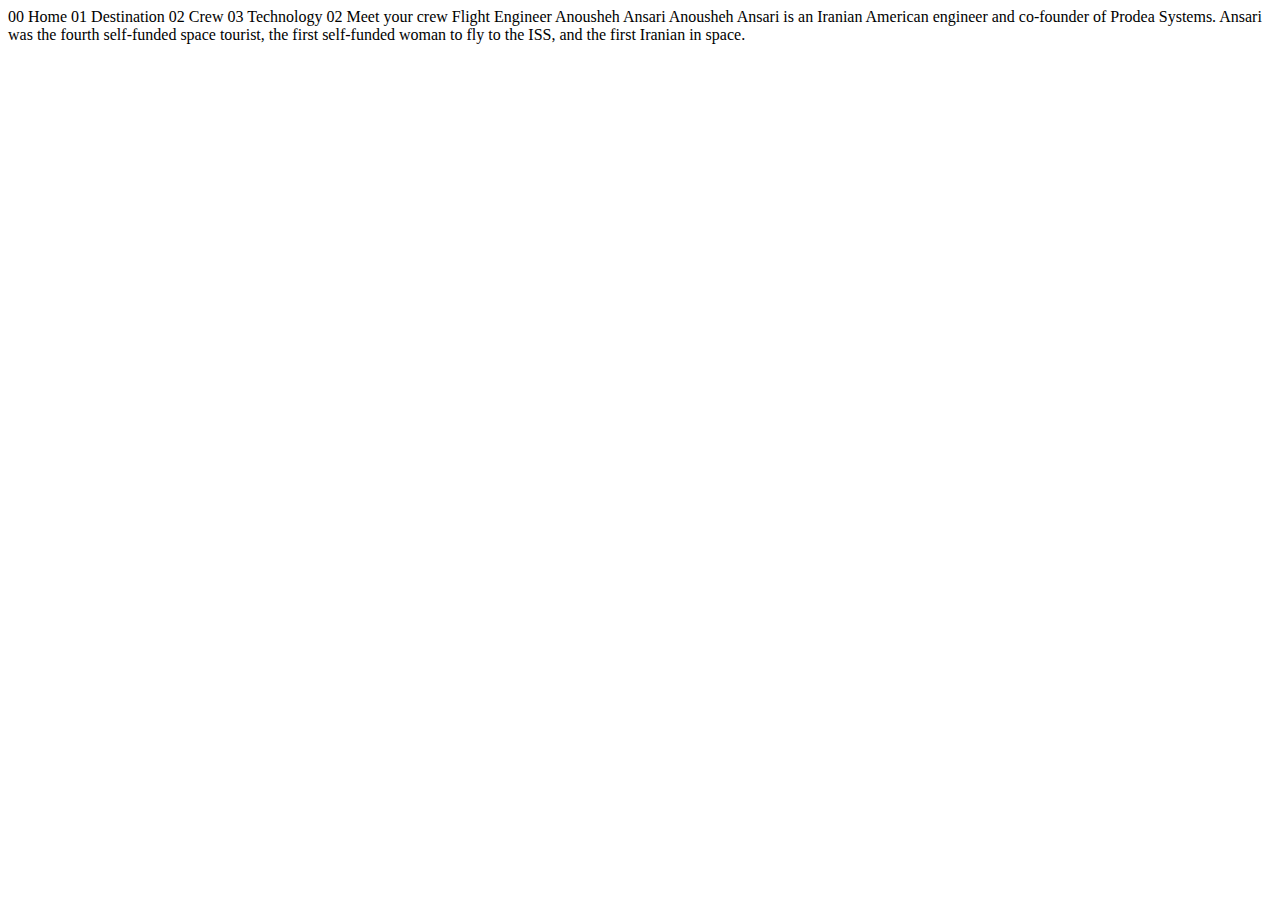
<file: starter-code/crew-engineer.html>
<!DOCTYPE html>
<html lang="en">
<head>
  <meta charset="UTF-8">
  <meta name="viewport" content="width=device-width, initial-scale=1.0">

  <link rel="icon" type="image/png" sizes="32x32" href="./assets/favicon-32x32.png">
  
  <title>Frontend Mentor | Space tourism website</title>
</head>
<body>

  00 Home
  01 Destination
  02 Crew
  03 Technology

  02 Meet your crew

  Flight Engineer
  Anousheh Ansari

  Anousheh Ansari is an Iranian American engineer and co-founder of Prodea Systems. 
  Ansari was the fourth self-funded space tourist, the first self-funded woman to 
  fly to the ISS, and the first Iranian in space. 
</body>
</html>
</file>
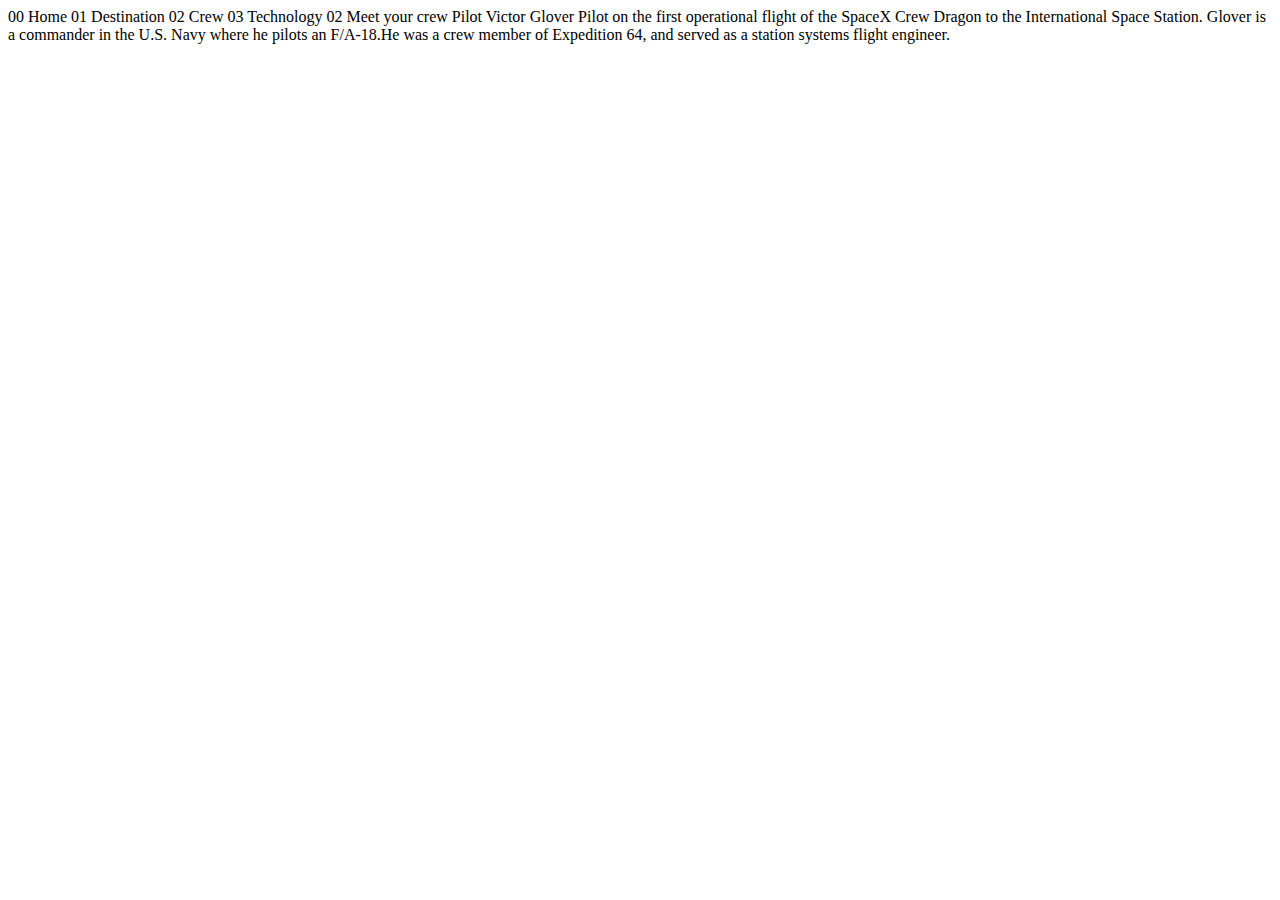
<file: starter-code/crew-pilot.html>
<!DOCTYPE html>
<html lang="en">
<head>
  <meta charset="UTF-8">
  <meta name="viewport" content="width=device-width, initial-scale=1.0">

  <link rel="icon" type="image/png" sizes="32x32" href="./assets/favicon-32x32.png">
  
  <title>Frontend Mentor | Space tourism website</title>
</head>
<body>

  00 Home
  01 Destination
  02 Crew
  03 Technology

  02 Meet your crew

  Pilot
  Victor Glover

  Pilot on the first operational flight of the SpaceX Crew Dragon to the 
  International Space Station. Glover is a commander in the U.S. Navy where 
  he pilots an F/A-18.He was a crew member of Expedition 64, and served as a 
  station systems flight engineer. 
</body>
</html>
</file>
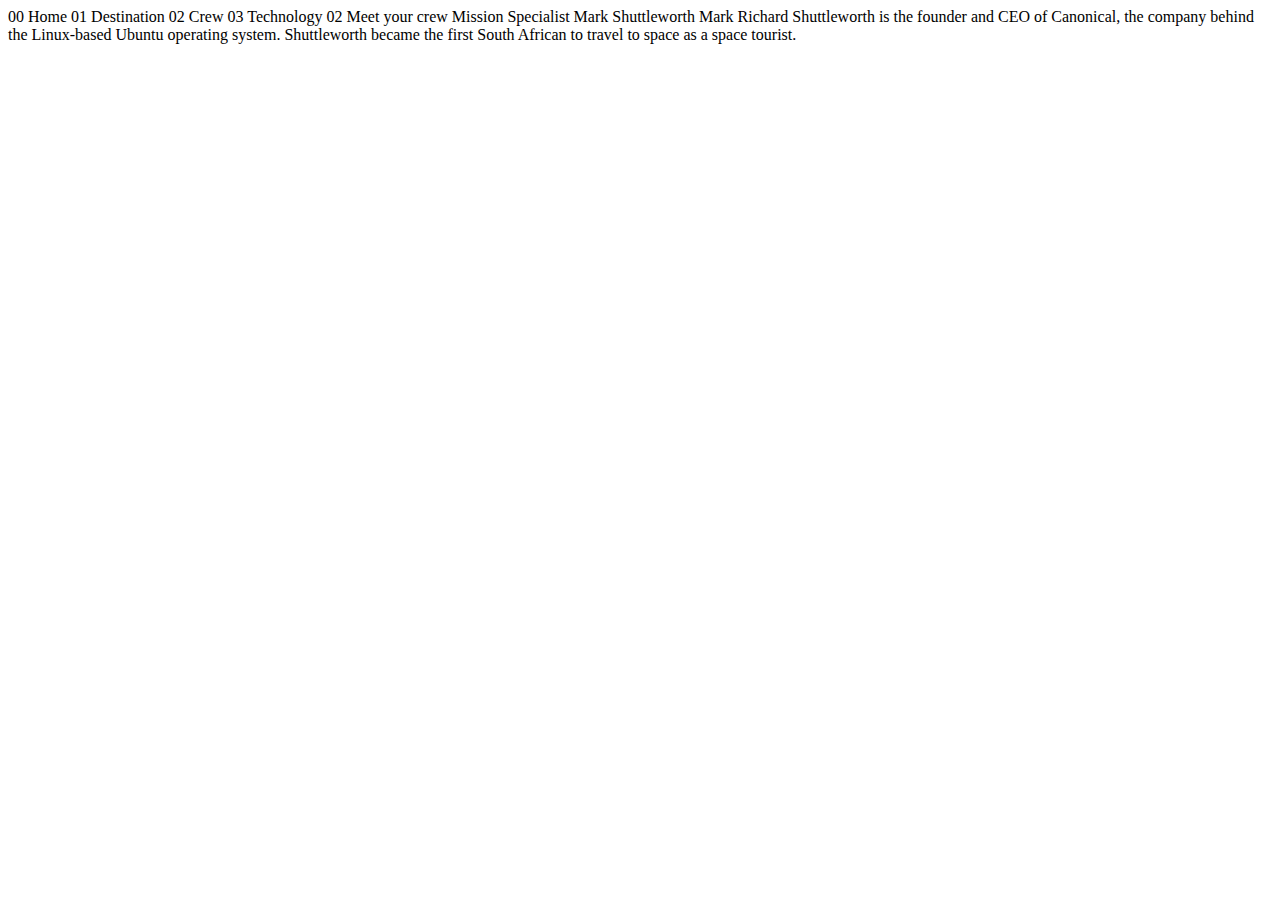
<file: starter-code/crew-specialist.html>
<!DOCTYPE html>
<html lang="en">
<head>
  <meta charset="UTF-8">
  <meta name="viewport" content="width=device-width, initial-scale=1.0">

  <link rel="icon" type="image/png" sizes="32x32" href="./assets/favicon-32x32.png">
  
  <title>Frontend Mentor | Space tourism website</title>
</head>
<body>

  00 Home
  01 Destination
  02 Crew
  03 Technology

  02 Meet your crew

  Mission Specialist
  Mark Shuttleworth

  Mark Richard Shuttleworth is the founder and CEO of Canonical, the company behind 
  the Linux-based Ubuntu operating system. Shuttleworth became the first South 
  African to travel to space as a space tourist.
</body>
</html>
</file>
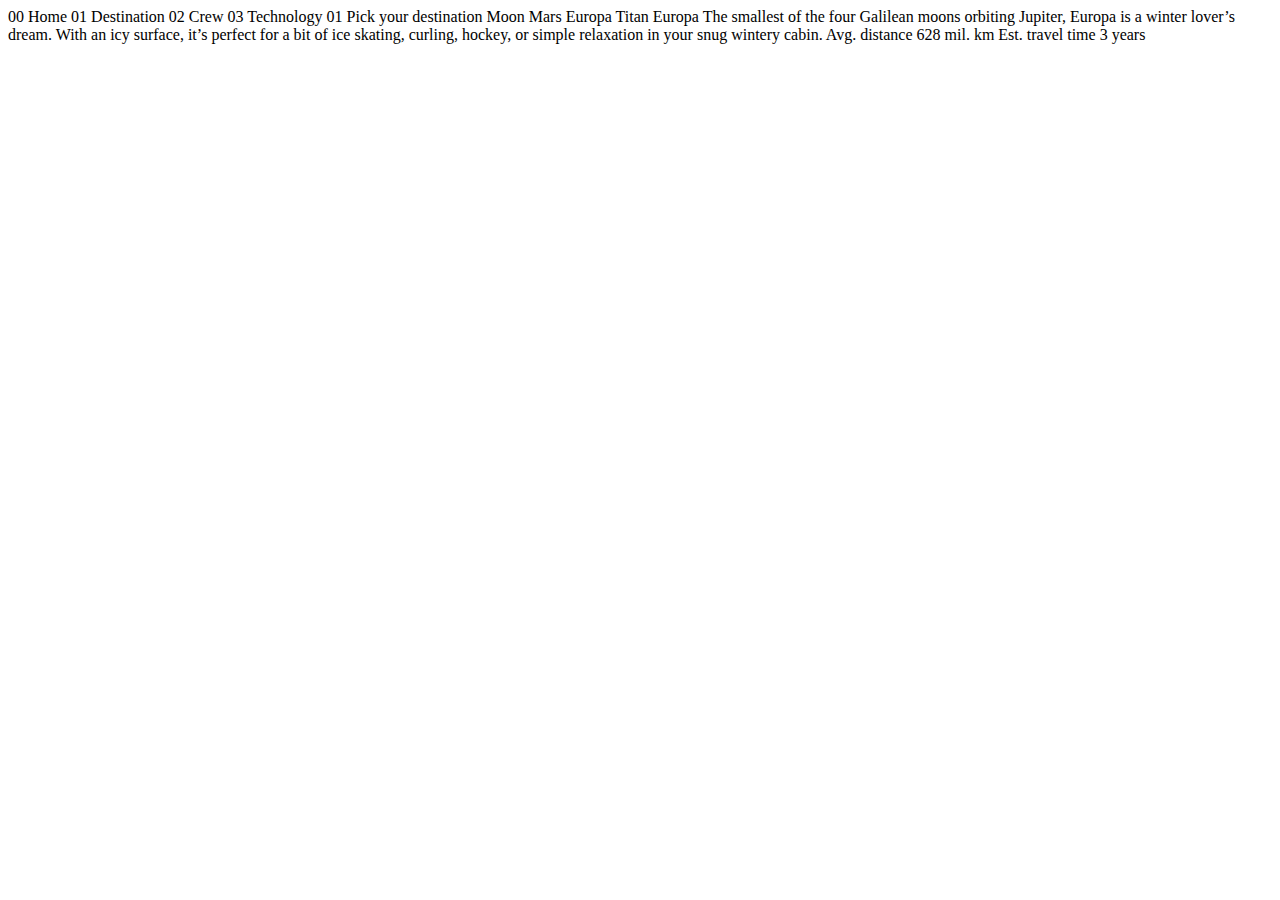
<file: starter-code/destination-europa.html>
<!DOCTYPE html>
<html lang="en">
<head>
  <meta charset="UTF-8">
  <meta name="viewport" content="width=device-width, initial-scale=1.0">

  <link rel="icon" type="image/png" sizes="32x32" href="./assets/favicon-32x32.png">
  
  <title>Frontend Mentor | Space tourism website</title>
</head>
<body>

  00 Home
  01 Destination
  02 Crew
  03 Technology

  01 Pick your destination

  Moon
  Mars
  Europa
  Titan

  Europa

  The smallest of the four Galilean moons orbiting Jupiter, Europa is a 
  winter lover’s dream. With an icy surface, it’s perfect for a bit of 
  ice skating, curling, hockey, or simple relaxation in your snug 
  wintery cabin.

  Avg. distance
  628 mil. km

  Est. travel time
  3 years
</body>
</html>
</file>
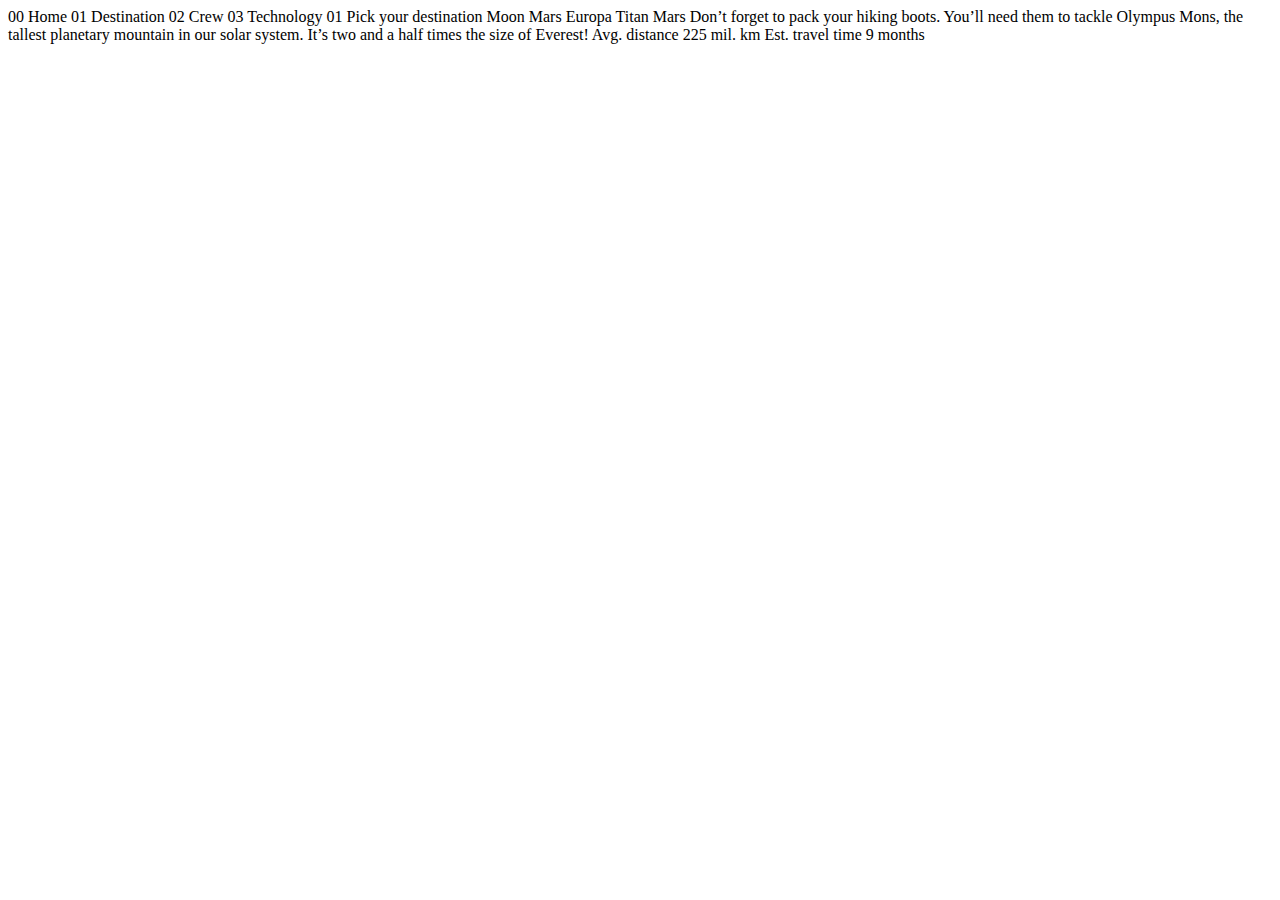
<file: starter-code/destination-mars.html>
<!DOCTYPE html>
<html lang="en">
<head>
  <meta charset="UTF-8">
  <meta name="viewport" content="width=device-width, initial-scale=1.0">

  <link rel="icon" type="image/png" sizes="32x32" href="./assets/favicon-32x32.png">
  
  <title>Frontend Mentor | Space tourism website</title>
</head>
<body>

  00 Home
  01 Destination
  02 Crew
  03 Technology

  01 Pick your destination

  Moon
  Mars
  Europa
  Titan

  Mars

  Don’t forget to pack your hiking boots. You’ll need them to tackle Olympus Mons, 
  the tallest planetary mountain in our solar system. It’s two and a half times 
  the size of Everest!

  Avg. distance
  225 mil. km

  Est. travel time
  9 months
</body>
</html>
</file>
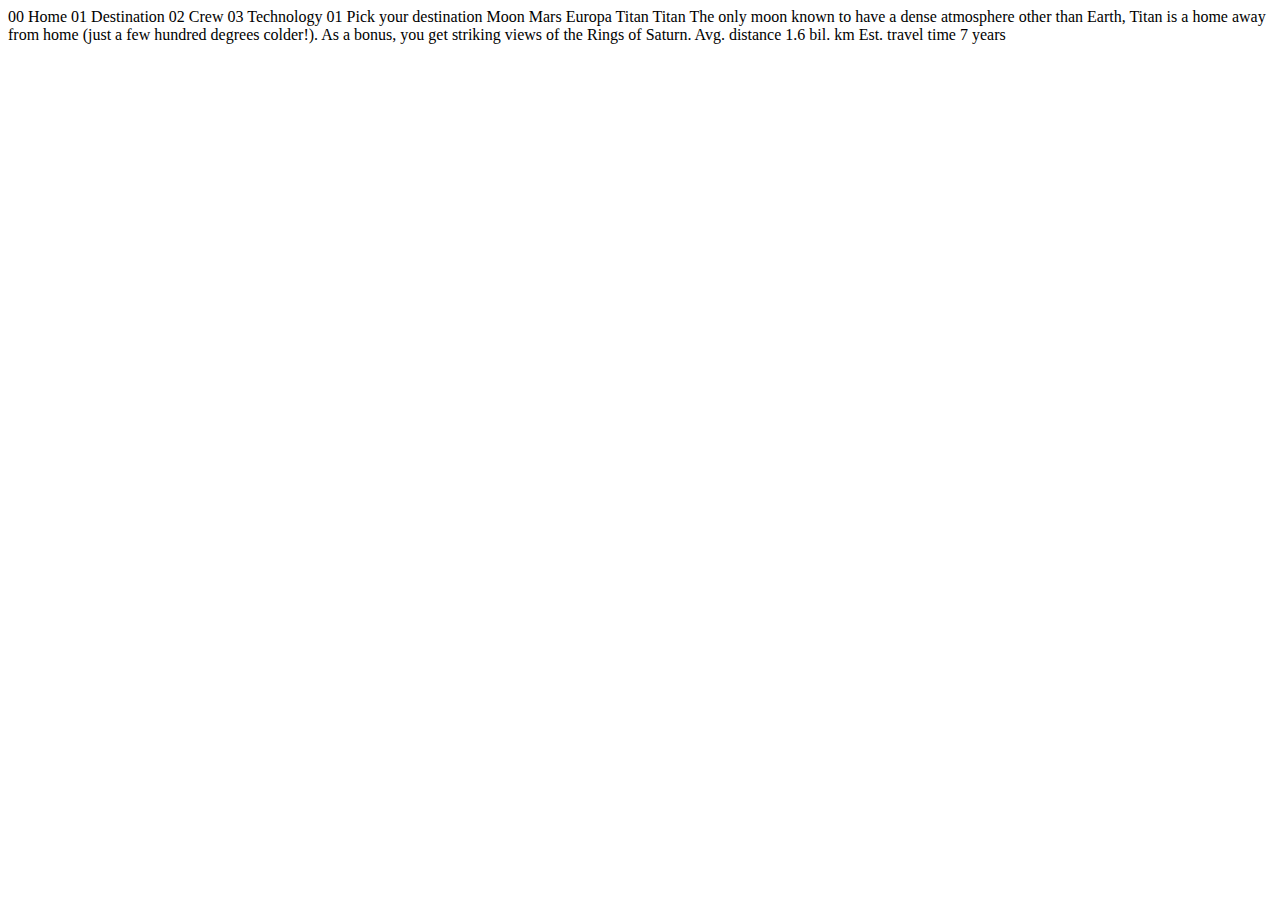
<file: starter-code/destination-titan.html>
<!DOCTYPE html>
<html lang="en">
<head>
  <meta charset="UTF-8">
  <meta name="viewport" content="width=device-width, initial-scale=1.0">

  <link rel="icon" type="image/png" sizes="32x32" href="./assets/favicon-32x32.png">
  
  <title>Frontend Mentor | Space tourism website</title>
</head>
<body>

  00 Home
  01 Destination
  02 Crew
  03 Technology

  01 Pick your destination

  Moon
  Mars
  Europa
  Titan

  Titan

  The only moon known to have a dense atmosphere other than Earth, Titan 
  is a home away from home (just a few hundred degrees colder!). As a 
  bonus, you get striking views of the Rings of Saturn.

  Avg. distance
  1.6 bil. km

  Est. travel time
  7 years
</body>
</html>
</file>
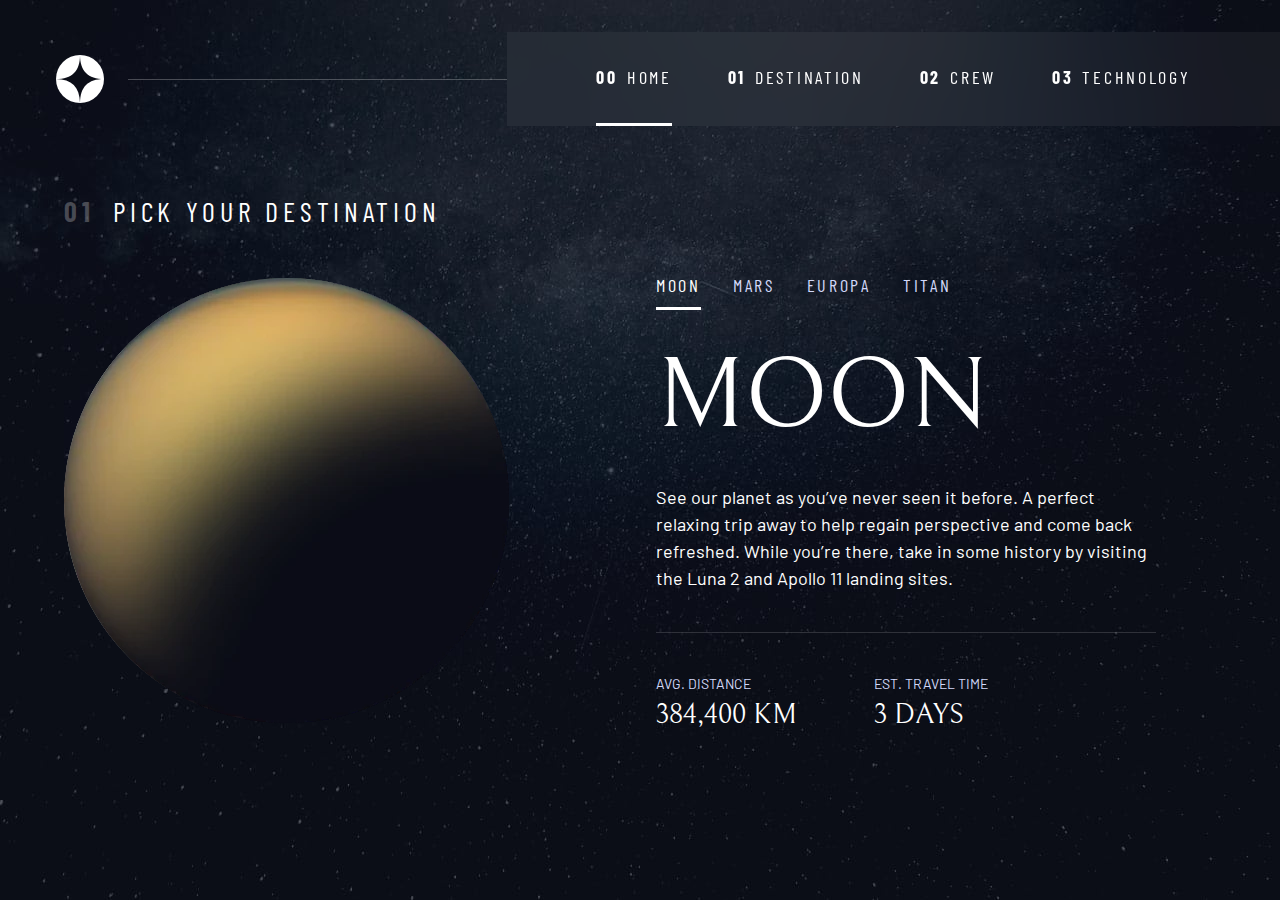
<file: starter-code/destination.html>
<!DOCTYPE html>
<html lang="en">
    <head>
        <meta charset="UTF-8" />
        <meta name="viewport" content="width=device-width, initial-scale=1.0" />

        <link rel="icon" type="image/png" sizes="32x32" href="./assets/favicon-32x32.png" />
        <!-- Google fonts -->
        <link rel="preconnect" href="https://fonts.googleapis.com" />
        <link rel="preconnect" href="https://fonts.gstatic.com" crossorigin />
        <link
            href="https://fonts.googleapis.com/css2?family=Barlow+Condensed:wght@400;700&family=Bellefair&family=Barlow:wght@400;700&display=swap"
            rel="stylesheet"
        />

        <!-- Our custom CSS -->
        <link rel="stylesheet" href="index.css" />
        <title>Frontend Mentor | Space tourism website</title>
        <script src="navigation.js" defer></script>
        <script src="tabs.js" defer></script>
    </head>

    <body class="destination">
        <a class="skip-to-content" href="#main">Skip to content</a>
        <header class="primary-header flex">
            <div>
                <img src="./assets/shared/logo.svg" alt="space tourism logo" class="logo" />
            </div>
            <button class="mobile-nav-toggle" aria-controls="primary-navigation">
                <span class="sr-only" aria-expanded="false">Menu</span>
            </button>
            <nav>
                <ul id="primary-navigation" data-visible="false" class="primary-navigation underline-indicators flex">
                    <li class="active">
                        <a class="ff-sans-cond uppercase text-white letter-spacing-2" href="index.html"
                            ><span aria-hidden="true">00</span>Home</a
                        >
                    </li>
                    <li>
                        <a class="ff-sans-cond uppercase text-white letter-spacing-2" href="destination.html"
                            ><span aria-hidden="true">01</span>Destination</a
                        >
                    </li>
                    <li>
                        <a class="ff-sans-cond uppercase text-white letter-spacing-2" href="crew.html"
                            ><span aria-hidden="true">02</span>Crew</a
                        >
                    </li>
                    <li>
                        <a class="ff-sans-cond uppercase text-white letter-spacing-2" href="technology.html"
                            ><span aria-hidden="true">03</span>Technology</a
                        >
                    </li>
                </ul>
            </nav>
        </header>

        <main id="main" class="grid-container grid-container--destination flow">
            <h1 class="numbered-title"><span aria-hidden="true">01</span> Pick your destination</h1>

            <picture>
                <source srcset="assets/destination/image-moon.webp" type="image/webp" />
                <img src="assets/destination/image-moon.png" alt="the moon" />
            </picture>
            <picture hidden>
                <source srcset="assets/destination/image-mars.webp" type="image/webp" />
                <img src="assets/destination/image-mars.png" alt="the planet mars" />
            </picture>
            <picture hidden>
                <source srcset="assets/destination/image-europa.webp" type="image/webp" />
                <img src="assets/destination/image-europa.png" alt="the planet europa" />
            </picture>
            <picture hidden>
                <source srcset="assets/destination/image-titan.webp" type="image/webp" />
                <img src="assets/destination/image-titan.png" alt="the moon titan" />
            </picture>

            <div class="tab-list underline-indicators flex" role="tablist" aria-label="destination list">
                <button
                    aria-selected="true"
                    role="tab"
                    aria-controls="moon-tab"
                    class="uppercase ff-sans-cond text-accent letter-spacing-2"
                    tabindex="0"
                >
                    Moon
                </button>
                <button
                    aria-selected="false"
                    role="tab"
                    aria-controls="mars-tab"
                    class="uppercase ff-sans-cond text-accent letter-spacing-2"
                    tabindex="-1"
                >
                    Mars
                </button>
                <button
                    aria-selected="false"
                    role="tab"
                    aria-controls="europa-tab"
                    class="uppercase ff-sans-cond text-accent letter-spacing-2"
                    tabindex="-1"
                >
                    Europa
                </button>
                <button
                    aria-selected="false"
                    role="tab"
                    aria-controls="titan-tab"
                    class="uppercase ff-sans-cond text-accent letter-spacing-2"
                    tabindex="-1"
                >
                    Titan
                </button>
            </div>

            <!-- The moon -->
            <article class="destination-info flow" id="moon-tab" tabindex="0" role="tabpanel">
                <h2 class="fs-800 uppercase ff-serif">Moon</h2>

                <p>
                    See our planet as you’ve never seen it before. A perfect relaxing trip away to help regain
                    perspective and come back refreshed. While you’re there, take in some history by visiting the Luna 2
                    and Apollo 11 landing sites.
                </p>

                <div class="destination-meta flex">
                    <div>
                        <h3 class="text-accent fs-200 uppercase">Avg. distance</h3>
                        <p class="ff-serif uppercase">384,400 km</p>
                    </div>
                    <div>
                        <h3 class="text-accent fs-200 uppercase">Est. travel time</h3>
                        <p class="ff-serif uppercase">3 days</p>
                    </div>
                </div>
            </article>

            <!-- Mars -->
            <article hidden class="destination-info flow" id="mars-tab" tabindex="0" role="tabpanel">
                <h2 class="fs-800 uppercase ff-serif">Mars</h2>

                <p>
                    Don’t forget to pack your hiking boots. You’ll need them to tackle Olympus Mons, the tallest
                    planetary mountain in our solar system. It’s two and a half times the size of Everest!
                </p>

                <div class="destination-meta flex">
                    <div>
                        <h3 class="text-accent fs-200 uppercase">Avg. distance</h3>
                        <p class="ff-serif uppercase">225 mil. km</p>
                    </div>
                    <div>
                        <h3 class="text-accent fs-200 uppercase">Est. travel time</h3>
                        <p class="ff-serif uppercase">9 months</p>
                    </div>
                </div>
            </article>

            <!-- Europa -->
            <article hidden class="destination-info flow" id="europa-tab" tabindex="0" role="tabpanel">
                <h2 class="fs-800 uppercase ff-serif">Europa</h2>

                <p>
                    The smallest of the four Galilean moons orbiting Jupiter, Europa is a winter lover’s dream. With an
                    icy surface, it’s perfect for a bit of ice skating, curling, hockey, or simple relaxation in your
                    snug wintery cabin.
                </p>
                <div class="destination-meta flex">
                    <div>
                        <h3 class="text-accent fs-200 uppercase">Avg. distance</h3>
                        <p class="ff-serif uppercase">628 mil. km</p>
                    </div>
                    <div>
                        <h3 class="text-accent fs-200 uppercase">Est. travel time</h3>
                        <p class="ff-serif uppercase">3 years</p>
                    </div>
                </div>
            </article>

            <!-- Titan -->
            <article hidden class="destination-info flow" id="titan-tab" tabindex="0" role="tabpanel">
                <h2 class="fs-800 uppercase ff-serif">Titan</h2>

                <p>
                    The only moon known to have a dense atmosphere other than Earth, Titan is a home away from home
                    (just a few hundred degrees colder!). As a bonus, you get striking views of the Rings of Saturn.
                </p>

                <div class="destination-meta flex">
                    <div>
                        <h3 class="text-accent fs-200 uppercase">Avg. distance</h3>
                        <p class="ff-serif uppercase">1.6 bil. km</p>
                    </div>
                    <div>
                        <h3 class="text-accent fs-200 uppercase">Est. travel time</h3>
                        <p class="ff-serif uppercase">7 years</p>
                    </div>
                </div>
            </article>
        </main>
    </body>
</html>
</file>
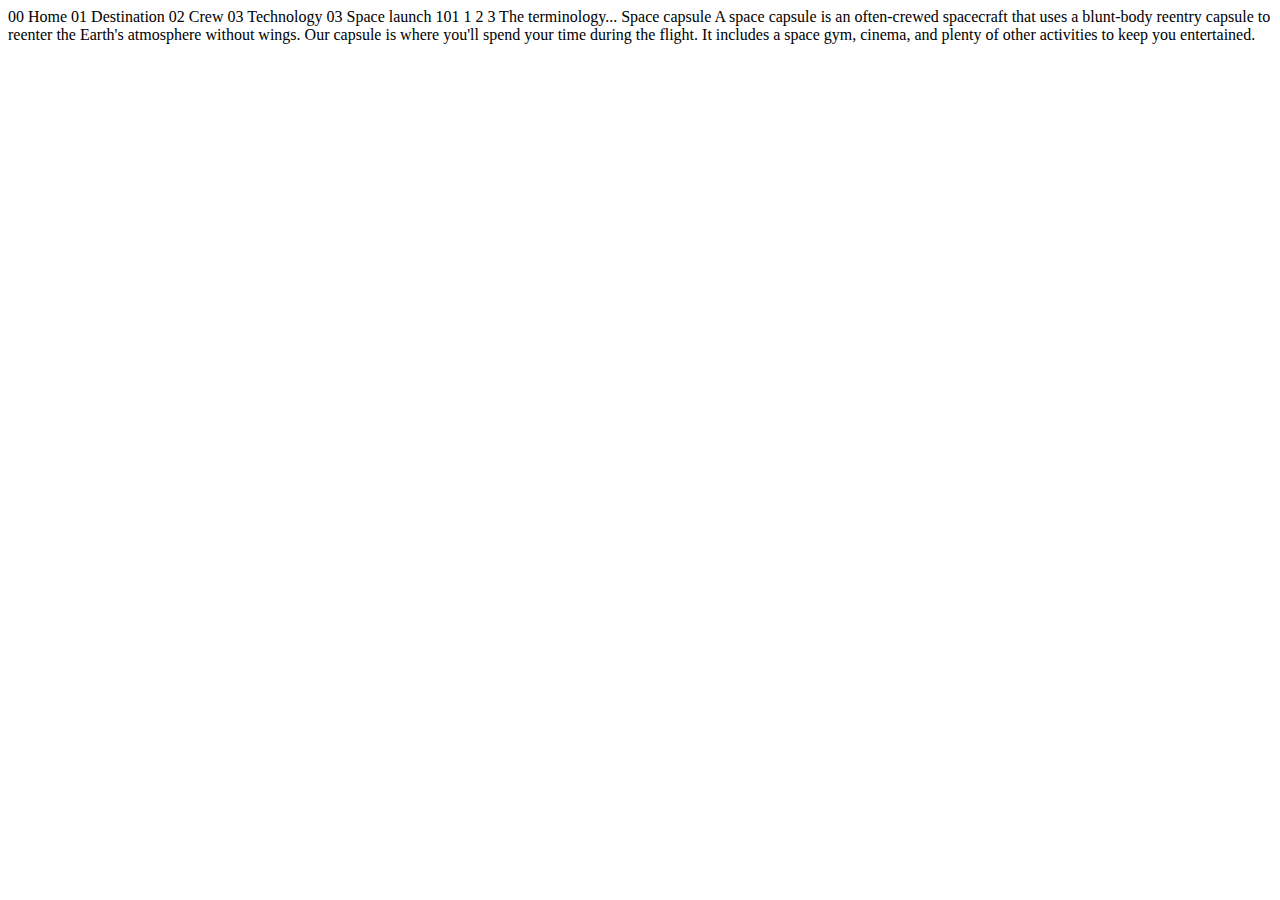
<file: starter-code/technology-capsule.html>
<!DOCTYPE html>
<html lang="en">
<head>
  <meta charset="UTF-8">
  <meta name="viewport" content="width=device-width, initial-scale=1.0">

  <link rel="icon" type="image/png" sizes="32x32" href="./assets/favicon-32x32.png">
  
  <title>Frontend Mentor | Space tourism website</title>
</head>
<body>

  00 Home
  01 Destination
  02 Crew
  03 Technology

  03 Space launch 101

  1
  2
  3

  The terminology...
  Space capsule

  A space capsule is an often-crewed spacecraft that uses a blunt-body reentry 
  capsule to reenter the Earth's atmosphere without wings. Our capsule is where 
  you'll spend your time during the flight. It includes a space gym, cinema, 
  and plenty of other activities to keep you entertained.
</body>
</html>
</file>
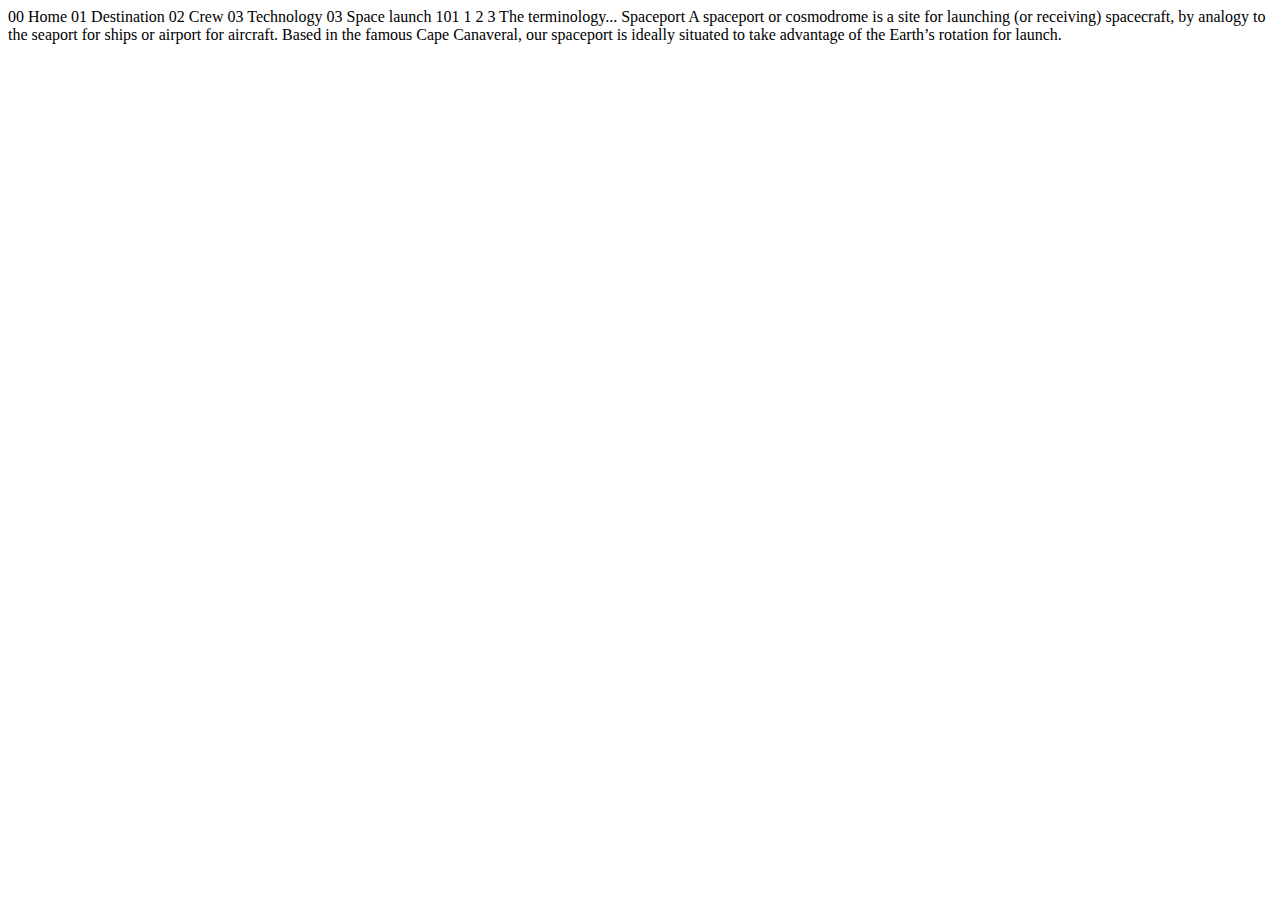
<file: starter-code/technology-spaceport.html>
<!DOCTYPE html>
<html lang="en">
<head>
  <meta charset="UTF-8">
  <meta name="viewport" content="width=device-width, initial-scale=1.0">

  <link rel="icon" type="image/png" sizes="32x32" href="./assets/favicon-32x32.png">
  
  <title>Frontend Mentor | Space tourism website</title>
</head>
<body>

  00 Home
  01 Destination
  02 Crew
  03 Technology

  03 Space launch 101

  1
  2
  3

  The terminology...
  Spaceport

  A spaceport or cosmodrome is a site for launching (or receiving) spacecraft, 
  by analogy to the seaport for ships or airport for aircraft. Based in the 
  famous Cape Canaveral, our spaceport is ideally situated to take advantage 
  of the Earth’s rotation for launch.
</body>
</html>
</file>
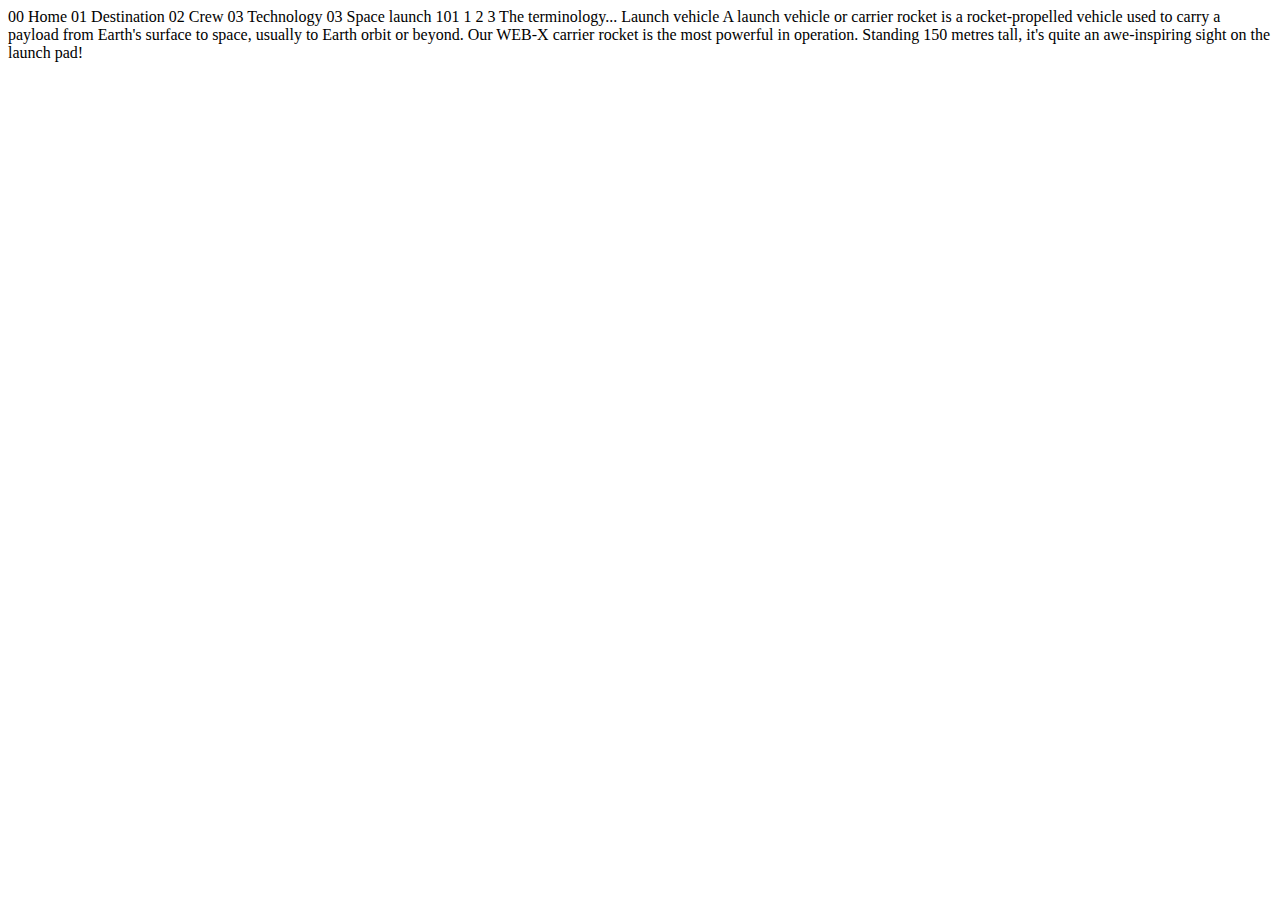
<file: starter-code/technology-vehicle.html>
<!DOCTYPE html>
<html lang="en">
<head>
  <meta charset="UTF-8">
  <meta name="viewport" content="width=device-width, initial-scale=1.0">

  <link rel="icon" type="image/png" sizes="32x32" href="./assets/favicon-32x32.png">
  
  <title>Frontend Mentor | Space tourism website</title>
</head>
<body>

  00 Home
  01 Destination
  02 Crew
  03 Technology

  03 Space launch 101

  1
  2
  3

  The terminology...
  Launch vehicle

  A launch vehicle or carrier rocket is a rocket-propelled vehicle used to carry a 
  payload from Earth's surface to space, usually to Earth orbit or beyond. Our 
  WEB-X carrier rocket is the most powerful in operation. Standing 150 metres tall, 
  it's quite an awe-inspiring sight on the launch pad!
</body>
</html>
</file>
<file: starter-code/index.css>
/* ------------------- */
/* Custom properties   */
/* ------------------- */

:root {
    /* colors */
    --clr-dark: 230 35% 7%;
    --clr-light: 231 77% 90%;
    --clr-white: 0 0% 100%;

    /* font-size */
    --fs-900: clamp(5rem, 8vw + 1rem, 9.375rem);
    --fs-800: 6.25rem;
    --fs-700: 3.5rem;
    --fs-600: 2rem;
    --fs-500: 1rem;
    --fs-400: 1.125rem;
    --fs-300: 1rem;
    --fs-200: 0.875rem;

    /* font-families */
    --ff-serif: "Bellefair", serif;
    --ff-sans-cond: "Barlow Condensed", sans-serif;
    --ff-sans-normal: "Barlow", sans-serif;
}

@media (min-width: 35em) {
    :root {
        --fs-800: 5rem;
        --fs-700: 2.5rem;
        --fs-600: 1.5rem;
        --fs-500: 1.25rem;
        --fs-400: 1rem;
    }
}

@media (min-width: 45em) {
    :root {
        /* font-sizes */
        --fs-800: 6.25rem;
        --fs-700: 3.5rem;
        --fs-600: 2rem;
        --fs-500: 1.75rem;
        --fs-400: 1.125rem;
    }
}

/* ------------------- */
/* Reset               */
/* ------------------- */

/* https://piccalil.li/blog/a-modern-css-reset/ */

/* Box sizing */
*,
*::after,
*::before {
    box-sizing: border-box;
}

/* Reset margins */
body,
h1,
h2,
h3,
h4,
h5,
p,
figure,
picture {
    margin: 0;
}

h1,
h2,
h3,
h4,
h5,
h6,
p {
    font-weight: 400;
}

/* set up the body */
body {
    font-family: var(--ff-sans-normal);
    font-size: var(--fs-400);
    color: hsl(var(--clr-white));
    background-color: hsl(var(--clr-dark));
    line-height: 1.5;
    min-height: 100vh;
    display: grid;
    grid-template-rows: min-content 1fr;
    overflow-x: hidden;
}

/* make images easier to work with */
img,
picture {
    max-width: 100%;
    display: block;
}

/* make form elements easier to work with */
input,
button,
textarea,
select {
    font: inherit;
}

/* remove animations for people who've turned them off */
@media (prefers-reduced-motion: reduce) {
    *,
    *::before,
    *::after {
        animation-duration: 0.01ms !important;
        animation-iteration-count: 1 !important;
        transition-duration: 0.01ms !important;
        scroll-behavior: auto !important;
    }
}

/* ------------------- */
/* Utility classes     */
/* ------------------- */

/* general */

.flex {
    display: flex;
    gap: var(--gap, 1rem);
}

.flex.even-columns > * {
    width: 100%;
}

.grid {
    display: grid;
    gap: var(--gap, 1rem);
}

.d-block {
    display: block;
}

/* choose the tags which share the same parent tag but has sybliing tag(exclude the first tag) */
/* .flow > *:not(:first-child) */
.flow > * + * {
    margin-top: var(--flow-space, 1rem);
}

.flow--space-small {
    --flow-space: .75rem
}

.container {
    padding-inline: 2em;
    margin-inline: auto;
    max-width: 80rem;
}

/* screen reader only */
.sr-only {
    position: absolute;
    width: 1px;
    height: 1px;
    padding: 0;
    margin: -1px;
    overflow: hidden;
    clip: rect(0, 0, 0, 0);
    white-space: nowrap; /* added line */
    border: 0;
}

.skip-to-content {
    position: absolute;
    z-index: 9999;
    background: hsl(var(--clr-white));
    color: hsl(var(--clr-dark));
    padding: 0.5em 1em;
    margin-inline: auto;
    transform: translateY(-100%);
    transition: transform 250ms ease-in;
}

.skip-to-content:focus {
    transform: translateY(0);
}

.box {
    background-color: lightblue;
    padding: 3rem;
}

/* colors */

.bg-dark {
    background-color: hsl(var(--clr-dark));
}
.bg-accent {
    background-color: hsl(var(--clr-light));
}
.bg-white {
    background-color: hsl(var(--clr-white));
}

.text-dark {
    color: hsl(var(--clr-dark));
}
.text-accent {
    color: hsl(var(--clr-light));
}
.text-white {
    color: hsl(var(--clr-white));
}

/* typography */

.ff-serif {
    font-family: var(--ff-serif);
}
.ff-sans-cond {
    font-family: var(--ff-sans-cond);
}
.ff-sans-normal {
    font-family: var(--ff-sans-normal);
}

.letter-spacing-1 {
    letter-spacing: 4.75px;
}
.letter-spacing-2 {
    letter-spacing: 2.7px;
}
.letter-spacing-3 {
    letter-spacing: 2.35px;
}

.uppercase {
    text-transform: uppercase;
}

.fs-900 {
    font-size: var(--fs-900);
}
.fs-800 {
    font-size: var(--fs-800);
}
.fs-700 {
    font-size: var(--fs-700);
}
.fs-600 {
    font-size: var(--fs-600);
}
.fs-500 {
    font-size: var(--fs-500);
}
.fs-400 {
    font-size: var(--fs-400);
}
.fs-300 {
    font-size: var(--fs-300);
}
.fs-200 {
    font-size: var(--fs-200);
}

.fs-900,
.fs-800,
.fs-700,
.fs-600 {
    line-height: 1.1;
}

.numbered-title {
    font-family: var(--ff-sans-cond);
    font-size: var(--fs-500);
    text-transform: uppercase;
    letter-spacing: 4.72px;
}

.numbered-title span {
    margin-right: 0.5rem;
    font-weight: 700;
    color: hsl(var(--clr-white) / 0.25);
}

/* ------------------- */
/* Compontents         */
/* ------------------- */

.large-button {
    font-size: 2rem;
    position: relative;
    display: inline-grid;
    z-index: 1;
    place-items: center;
    padding: 0 2em;
    border-radius: 50%;
    aspect-ratio: 1;
    text-decoration: none;
}

.large-button::after {
    content: "";
    position: absolute;
    z-index: -1;
    width: 100%;
    height: 100%;
    background: hsl(var(--clr-white) / 0.15);
    border-radius: inherit;
    opacity: 0;
    transition: opacity 500ms linear, transform 750ms ease-in-out;
}

.large-button:hover::after,
.large-button:focus::after {
    transform: scale(1.5);
    opacity: 1;
}

/* primary-header */

.logo {
    margin: 1.5rem clamp(1.5rem, 5vw, 3.5rem);
}

.primary-header {
    justify-content: space-between;
    align-items: center;
}

.primary-navigation {
    --gap: clamp(1.5rem, 5vw, 3.5rem);
    --underline-gap: 2rem;
    list-style: none;
    padding: 0;
    margin: 0;
    background: hsl(var(--clr-dark) / 0.95);
    /* backdrop-filter: blur(1.5rem); */
}

.primary-navigation a {
    text-decoration: none;
}

.primary-navigation a > span {
    font-weight: 700;
    margin-right: 0.5em;
}

@supports (backdrop-filter: blur(1.5rem)) {
    .primary-navigation {
        background: hsl(var(--clr-white) / 0.05);
        backdrop-filter: blur(1.5rem);
    }
}

.mobile-nav-toggle {
    display: none;
}

@media (max-width: 35rem) {
    .primary-navigation {
        --underline-gap: 0.5rem;
        list-style: none;
        position: fixed;
        z-index: 1000;
        inset: 0 0 0 30%;
        padding: min(20rem, 15vh) 2rem;
        margin: 0;
        flex-direction: column;
        transform: translateX(100%);
        transition: transform 0.5s ease-in-out;
    }

    .primary-navigation[data-visible="true"] {
        transform: translateX(0);
    }

    .mobile-nav-toggle {
        display: block;
        position: absolute;
        z-index: 2000;
        right: 1rem;
        top: 2rem;
        background: transparent;
        background-image: url(./assets/shared/icon-hamburger.svg);
        background-repeat: no-repeat;
        background-position: center;
        width: 1.5rem;
        aspect-ratio: 1;
        border: 0;
    }

    .mobile-nav-toggle[aria-expanded="true"] {
        background-image: url(./assets/shared/icon-close.svg);
    }

    .mobile-nav-toggle:focus-visible {
        outline: 5px solid rgb(202, 138, 138);
        outline-offset: 5px;
    }
}

@media (min-width: 35em) {
    .primary-navigation {
        padding-inline: clamp(3rem, 7vw, 7rem);
    }
}

@media (min-width: 35em) and (max-width: 49.99999em) {
    .primary-navigation {
        padding-inline: 3rem;
    }

    .primary-navigation a > span {
        display: none;
    }
}

@media (min-width: 45em) {
    .primary-header::after {
        content: "";
        display: block;
        position: relative;
        height: 1px;
        width: 100%;
        background: hsl(var(--clr-white) / 0.25);
        margin-right: -2.5rem;
        order: 1;
    }

    nav {
        order: 2;
    }

    .primary-navigation {
        margin-block: 2rem;
    }
}

.underline-indicators > * {
    cursor: pointer;
    padding: var(--underline-gap, .5rem) 0;
    border: 0;
    border-bottom: 0.2rem solid hsl(var(--clr-white) / 0);
    background-color: transparent;
}

.underline-indicators > *:hover,
.underline-indicators > *:focus {
    border-color: hsl(var(--clr-white) / 0.25);
}

.underline-indicators > .active,
.underline-indicators > [aria-selected="true"] {
    color: hsl(var(--clr-white) / 1);
    border-color: hsl(var(--clr-white) / 1);
}

.tab-list {
    --gap: 2rem;
}

.dot-indicators > * {
    cursor: pointer;
    border: 0;
    border-radius: 50%;
    aspect-ratio: 1;
    padding: 0.5em;
    background-color: hsl(var(--clr-white) / 0.25);
}

.dot-indicators > *:hover,
.dot-indicators > *:focus {
    background-color: hsl(var(--clr-white) / 0.5);
}

.dot-indicators > [aria-selected="true"] {
    background-color: hsl(var(--clr-white) / 1);
}

.number-indicators {
    flex-direction: column;
}

.number-indicators > * {
    cursor: pointer;
    border: 1px solid hsl(var(--clr-white) / 0.25);
    border-radius: 50%;
    width: 3.5rem;
    height: 3.5rem;
    aspect-ratio: 1;
    font-size: var(--fs-400);
}

.number-indicators > *:hover,
.number-indicators > *:focus {
    border-color: hsl(var(--clr-white) / 0.5);
}

.number-indicators > [aria-selected="true"] {
    color: hsl(var(--clr-dark));
    background-color: hsl(var(--clr-white) / 1);
}

/* ------------------------ */
/* Page specific background */
/* ------------------------ */
body {
    background-size: cover;
    background-position: bottom center;
}

/* home */
.home {
    background-image: url(./assets/home/background-home-mobile.jpg);
}

@media (min-width: 35rem) {
    .home {
        background-position: center center;
        background-image: url(./assets/home/background-home-tablet.jpg);
    }
}

@media (min-width: 45rem) {
    .home {
        background-image: url(./assets/home/background-home-desktop.jpg);
    }
}

/* destination */
.destination {
    background-image: url(./assets/destination/background-destination-mobile.jpg);
}

@media (min-width: 35rem) {
    .destination {
        background-position: center center;
        background-image: url(./assets/destination/background-destination-tablet.jpg);
    }
}

@media (min-width: 45rem) {
    .destination {
        background-image: url(./assets/destination/background-destination-desktop.jpg);
    }
}

/* crew */
.crew {
    background-image: url(./assets/home/background-crew-mobile.jpg);
}

@media (min-width: 35rem) {
    .crew {
        background-position: center center;
        background-image: url(./assets/crew/background-crew-tablet.jpg);
    }
}

@media (min-width: 45rem) {
    .crew {
        background-image: url(./assets/crew/background-crew-desktop.jpg);
    }
}
/* ------------------------ */
/* Layout                   */
/* ------------------------ */

.grid-container {
    display: grid;
    text-align: center;
    place-items: center;
    padding-inline: 1rem;
    padding-bottom: 4rem;
}

.grid-container p:not([class]) {
    max-width: 50ch;
}

.numbered-title {
    grid-area: title;
}

/* destination layout */

.grid-container--destination {
    --flow-space: 2rem;
    grid-template-areas:
        "title"
        "image"
        "tabs"
        "content";
}

.grid-container--destination > picture {
    grid-area: image;
    max-width: 60%;
}

.grid-container--destination > .tab-list {
    grid-area: tabs;
}

.grid-container--destination > .destination-info {
    grid-area: content;
}

.destination-meta {
    flex-direction: column;
    border-top: 1px solid hsl(var(--clr-white) / 0.15);
    padding-top: 2.5rem;
    margin-top: 2.5rem;
}

.destination-meta p {
    font-size: 1.75rem;
}

/* crew layout */

.grid-container--crew {
    --flow-space: 2rem;
    grid-template-areas:
        "title"
        "image"
        "tabs"
        "content";
}

.grid-container--crew > picture {
    grid-area: image;
    max-width: 60%;
    border-bottom: 1px solid hsl(var(--clr-white) / 0.1);
}

.grid-container--crew > .dot-indicators {
    grid-area: tabs;
}

.grid-container--crew > .crew-details {
    grid-area: content;
}

.crew-details h2 {
    color: hsl( var(--clr-white) / .5);
}

@media (min-width: 35rem) {
    .numbered-title {
        justify-self: start;
        margin-top: 2rem;
    }

    .destination-meta {
        flex-direction: row;
        justify-content: space-evenly;
    }

    .grid-container--crew {
        padding-bottom: 0;
        grid-template-areas:
            "title"
            "content"
            "tabs"
            "image";
    }
}

@media (min-width: 45em) {
    .grid-container {
        text-align: left;
        column-gap: var(--container-gap, 2rem);
        grid-template-columns: minmax(1rem, 1fr) repeat(2, minmax(0, 40rem)) minmax(1rem, 1fr);
    }

    .grid-container--home {
        padding-bottom: max(6rem, 20vh);
        align-items: end;
    }

    .grid-container--home > *:first-child {
        grid-column: 2;
    }

    .grid-container--home > *:last-child {
        grid-column: 3;
    }

    .grid-container--destination {
        justify-items: start;
        align-content: start;
        grid-template-areas:
            ". title title ."
            ". image tabs ."
            ". image content .";
    }

    .grid-container--destination > picture,
    .grid-container--crew > picture {
        max-width: 90%;
    }

    .destination-meta {
        --gap: min(6vw, 6rem);
        justify-content: start;
    }

    .grid-container--crew {
        grid-template-areas:
            ". title title ."
            ". content image ."
            ". tabs image .";
    }

    .grid-container--crew > .dot-indicators {
        justify-self: start;
    }

    .grid-container--crew > picture {
        align-self: end;
    }
}
</file>
